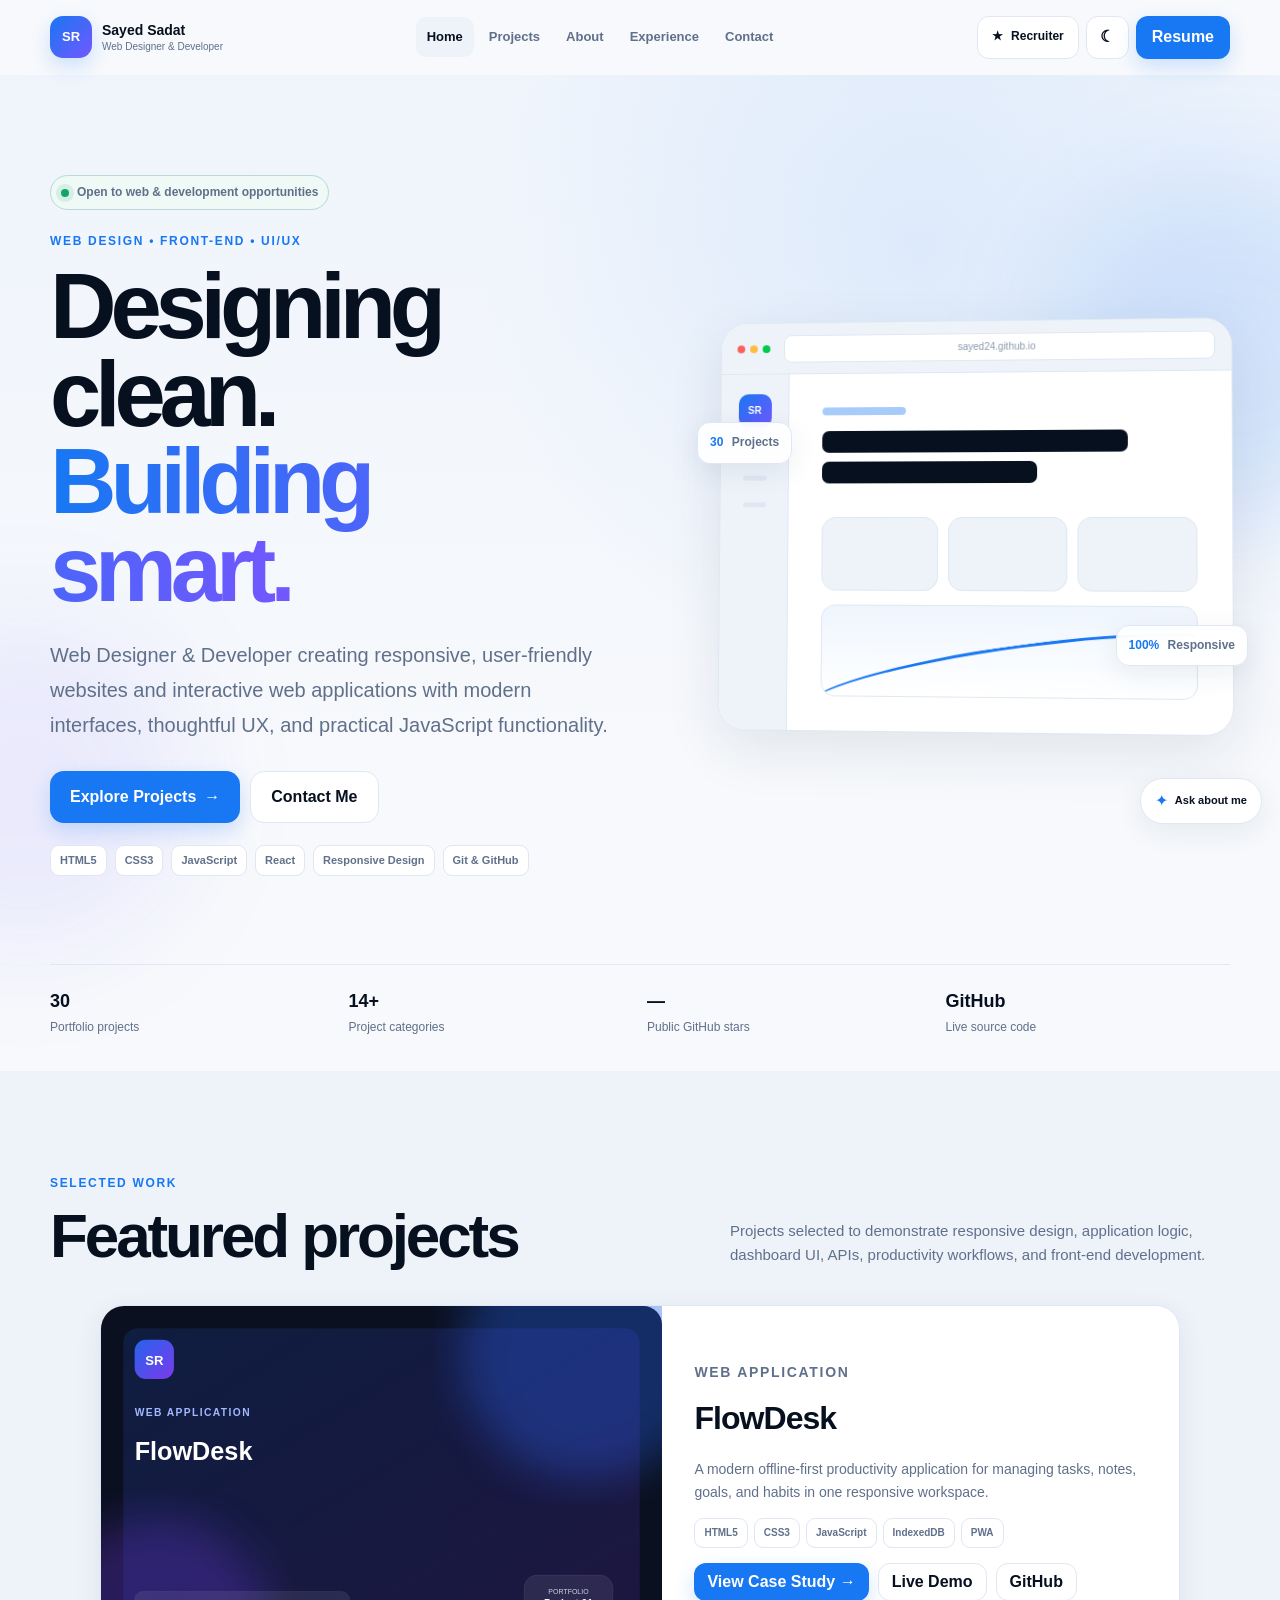
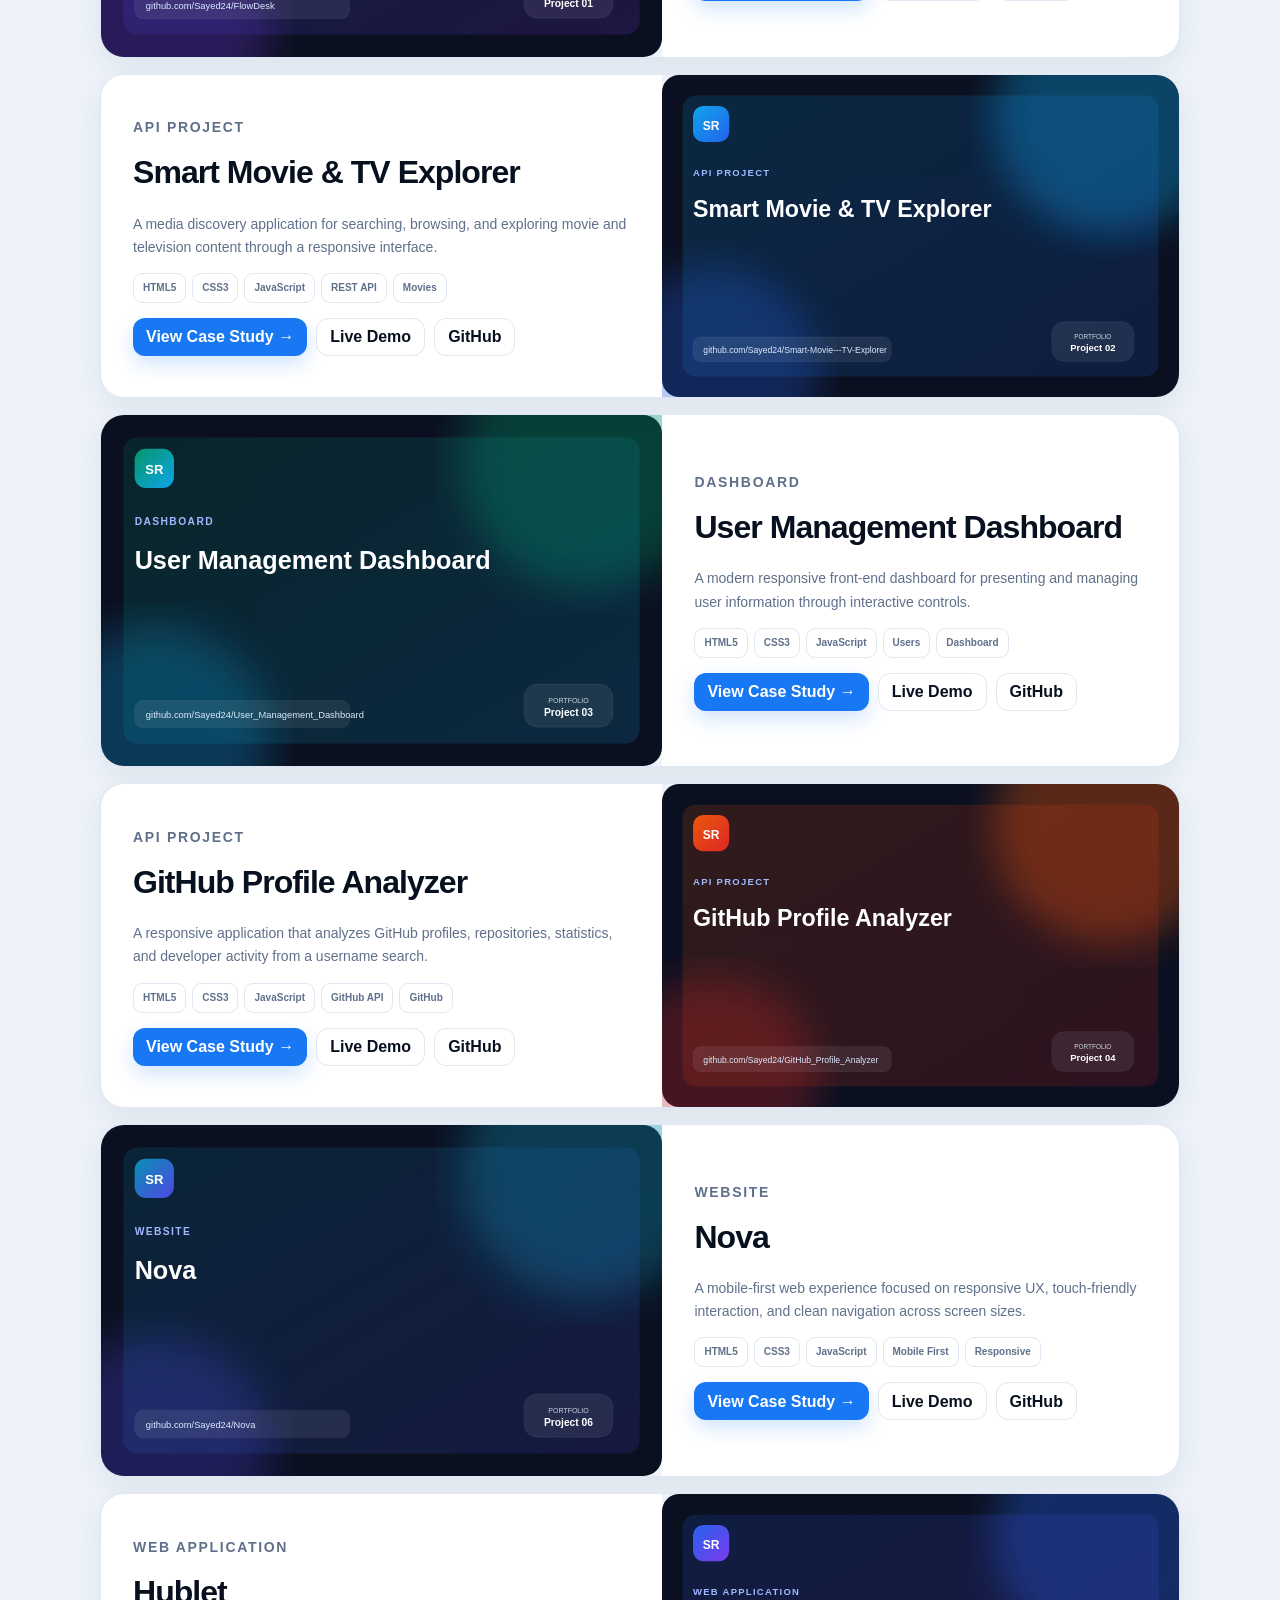
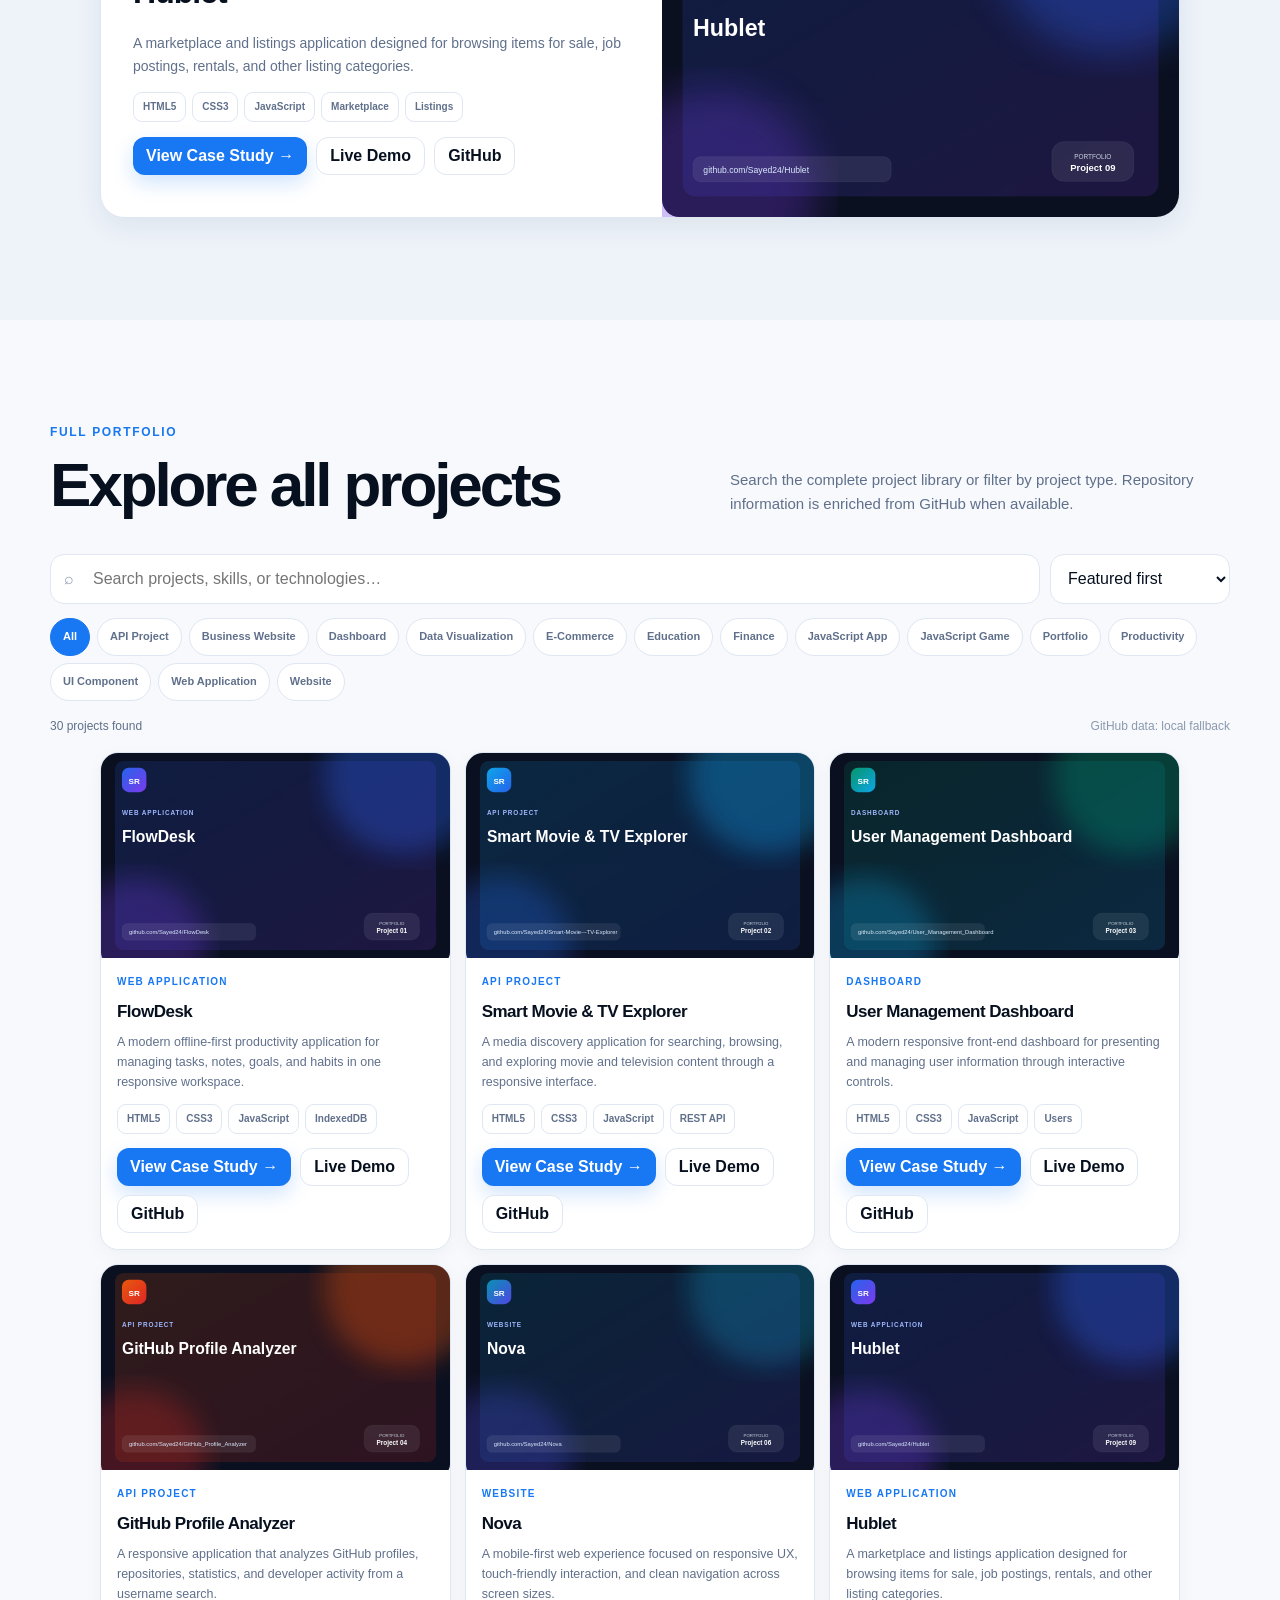
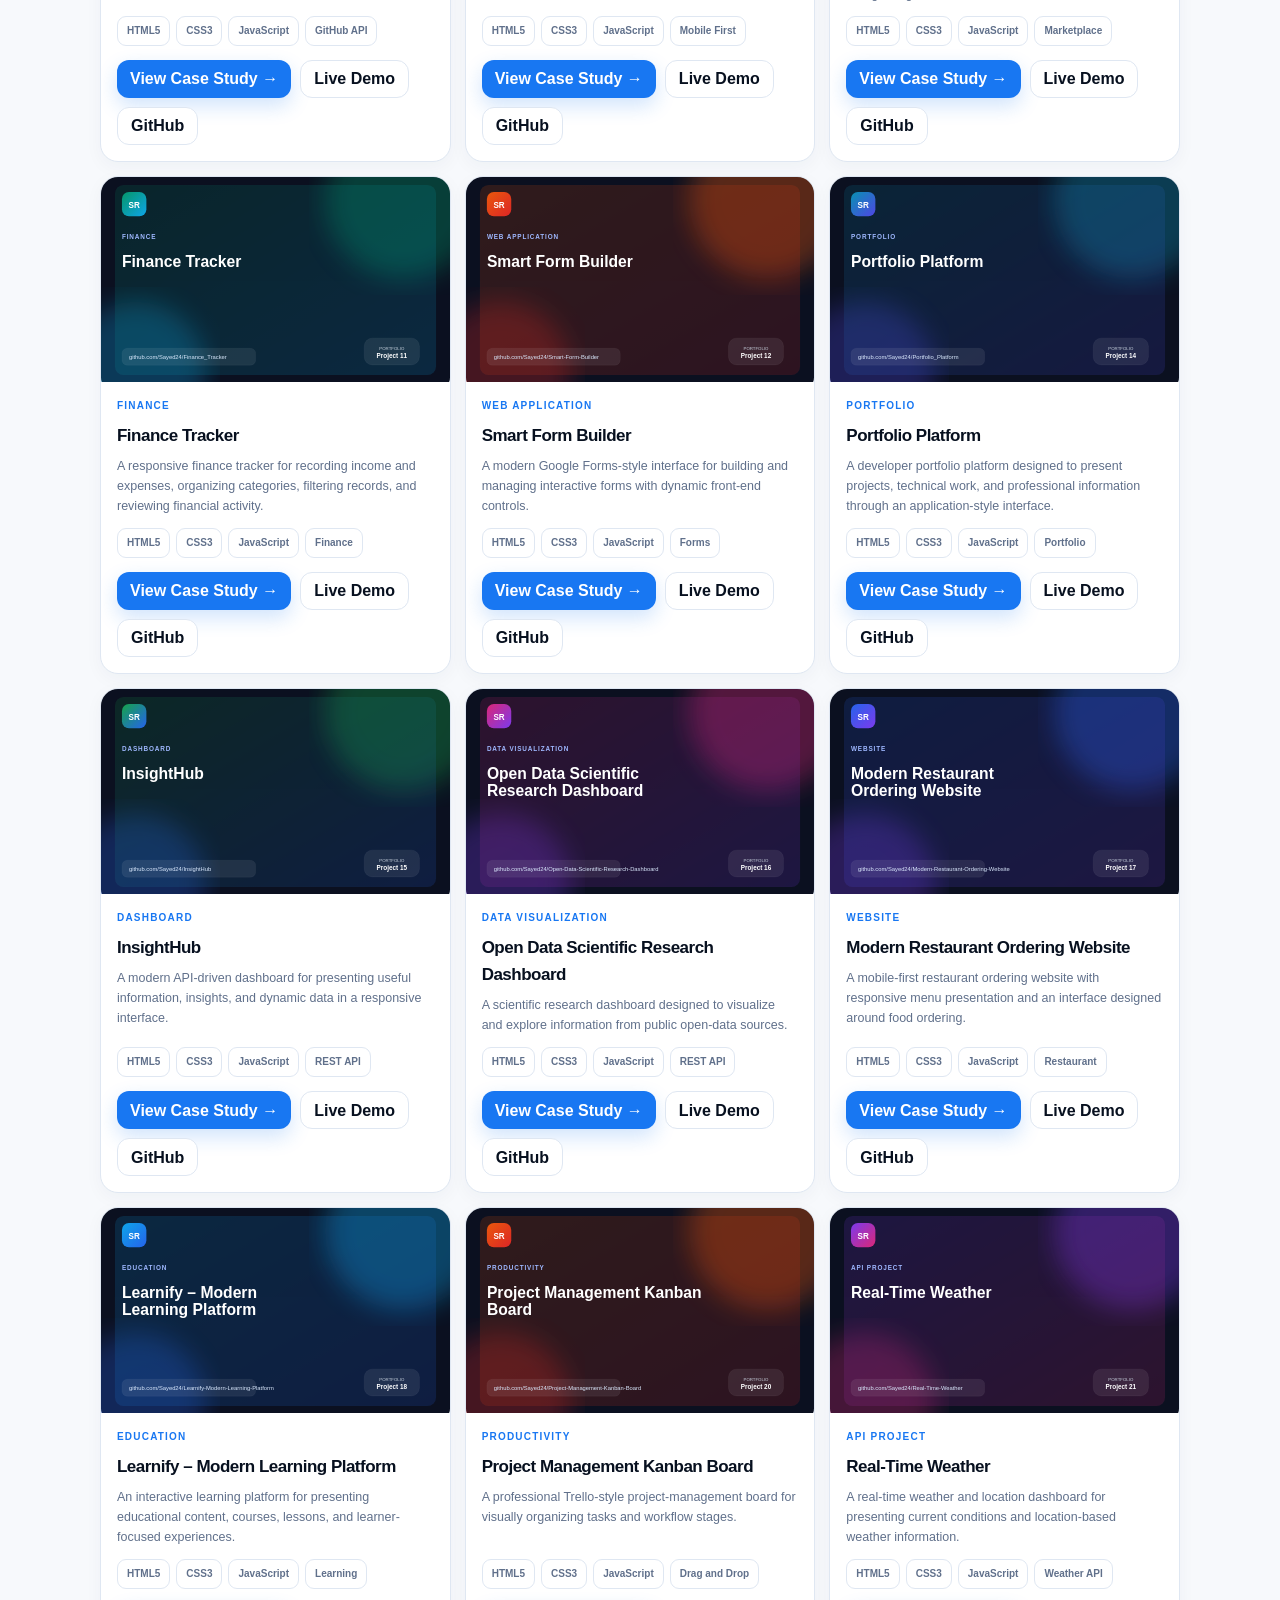
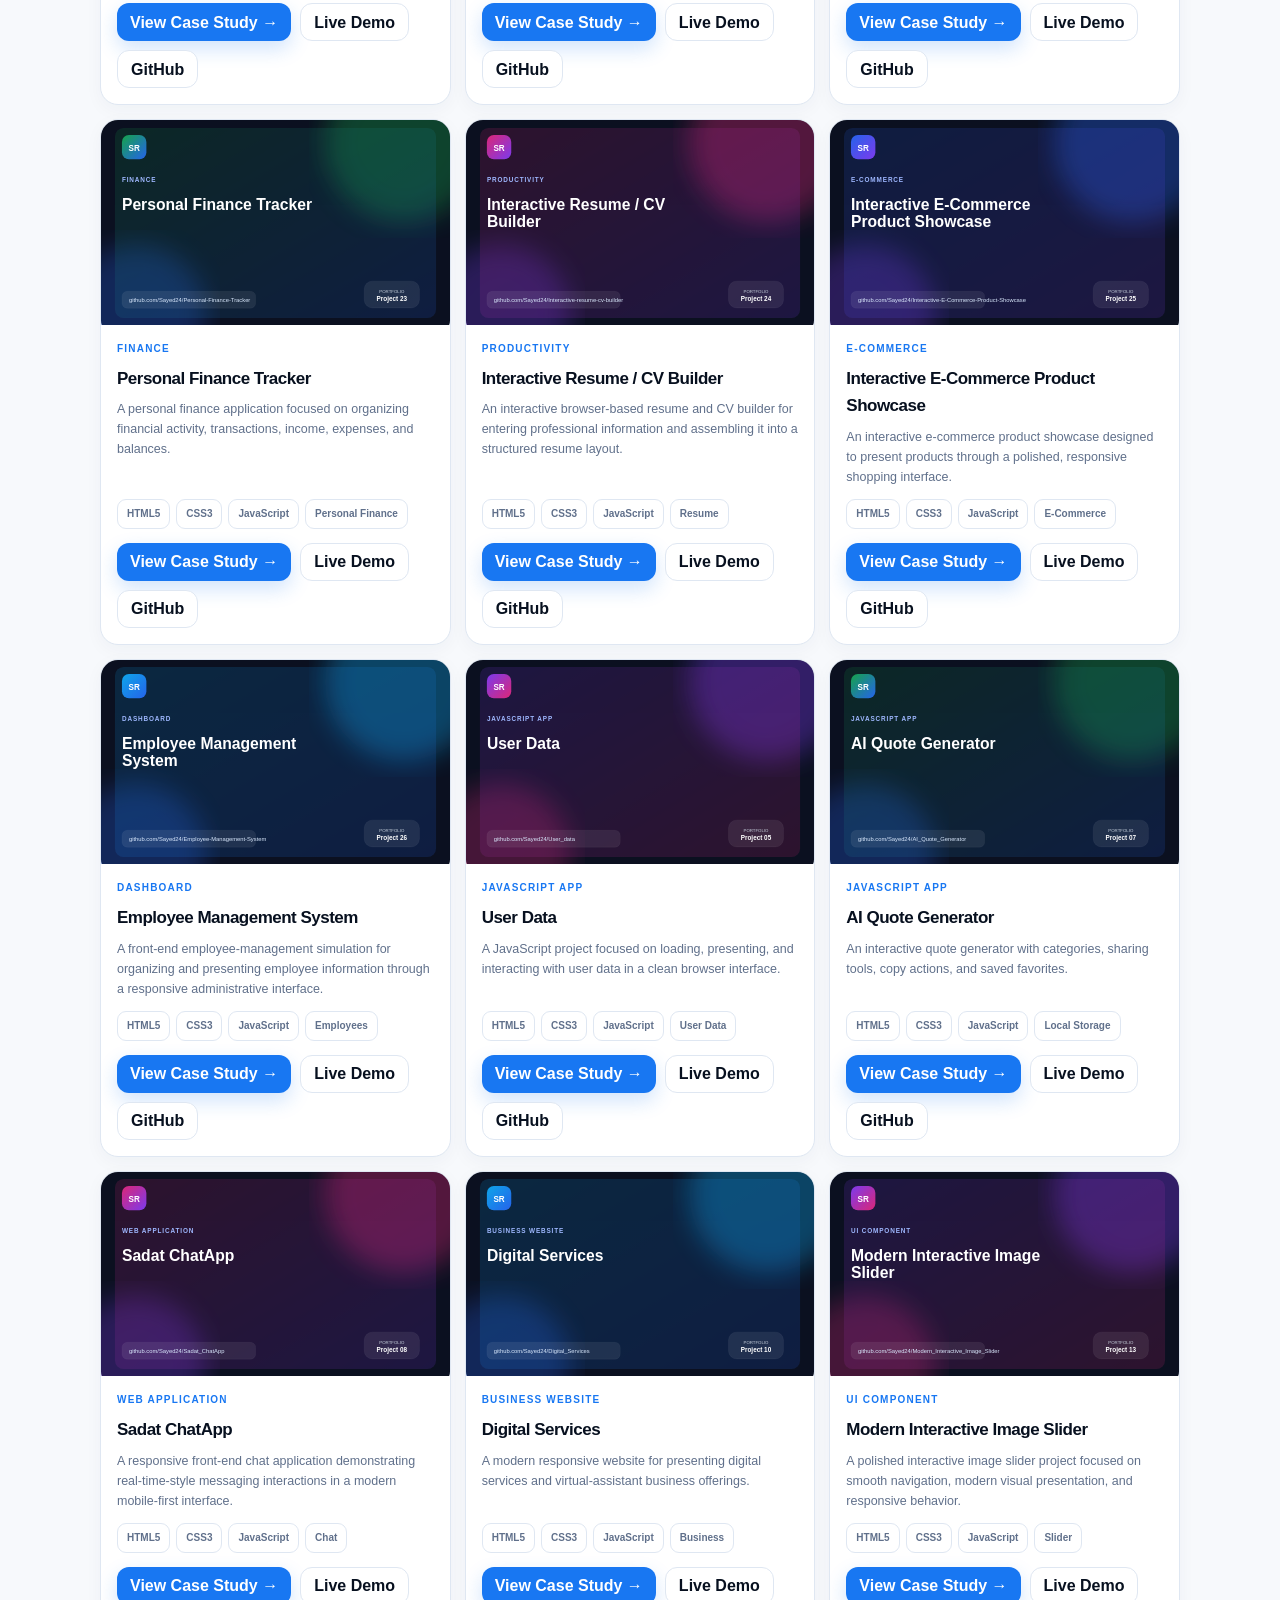
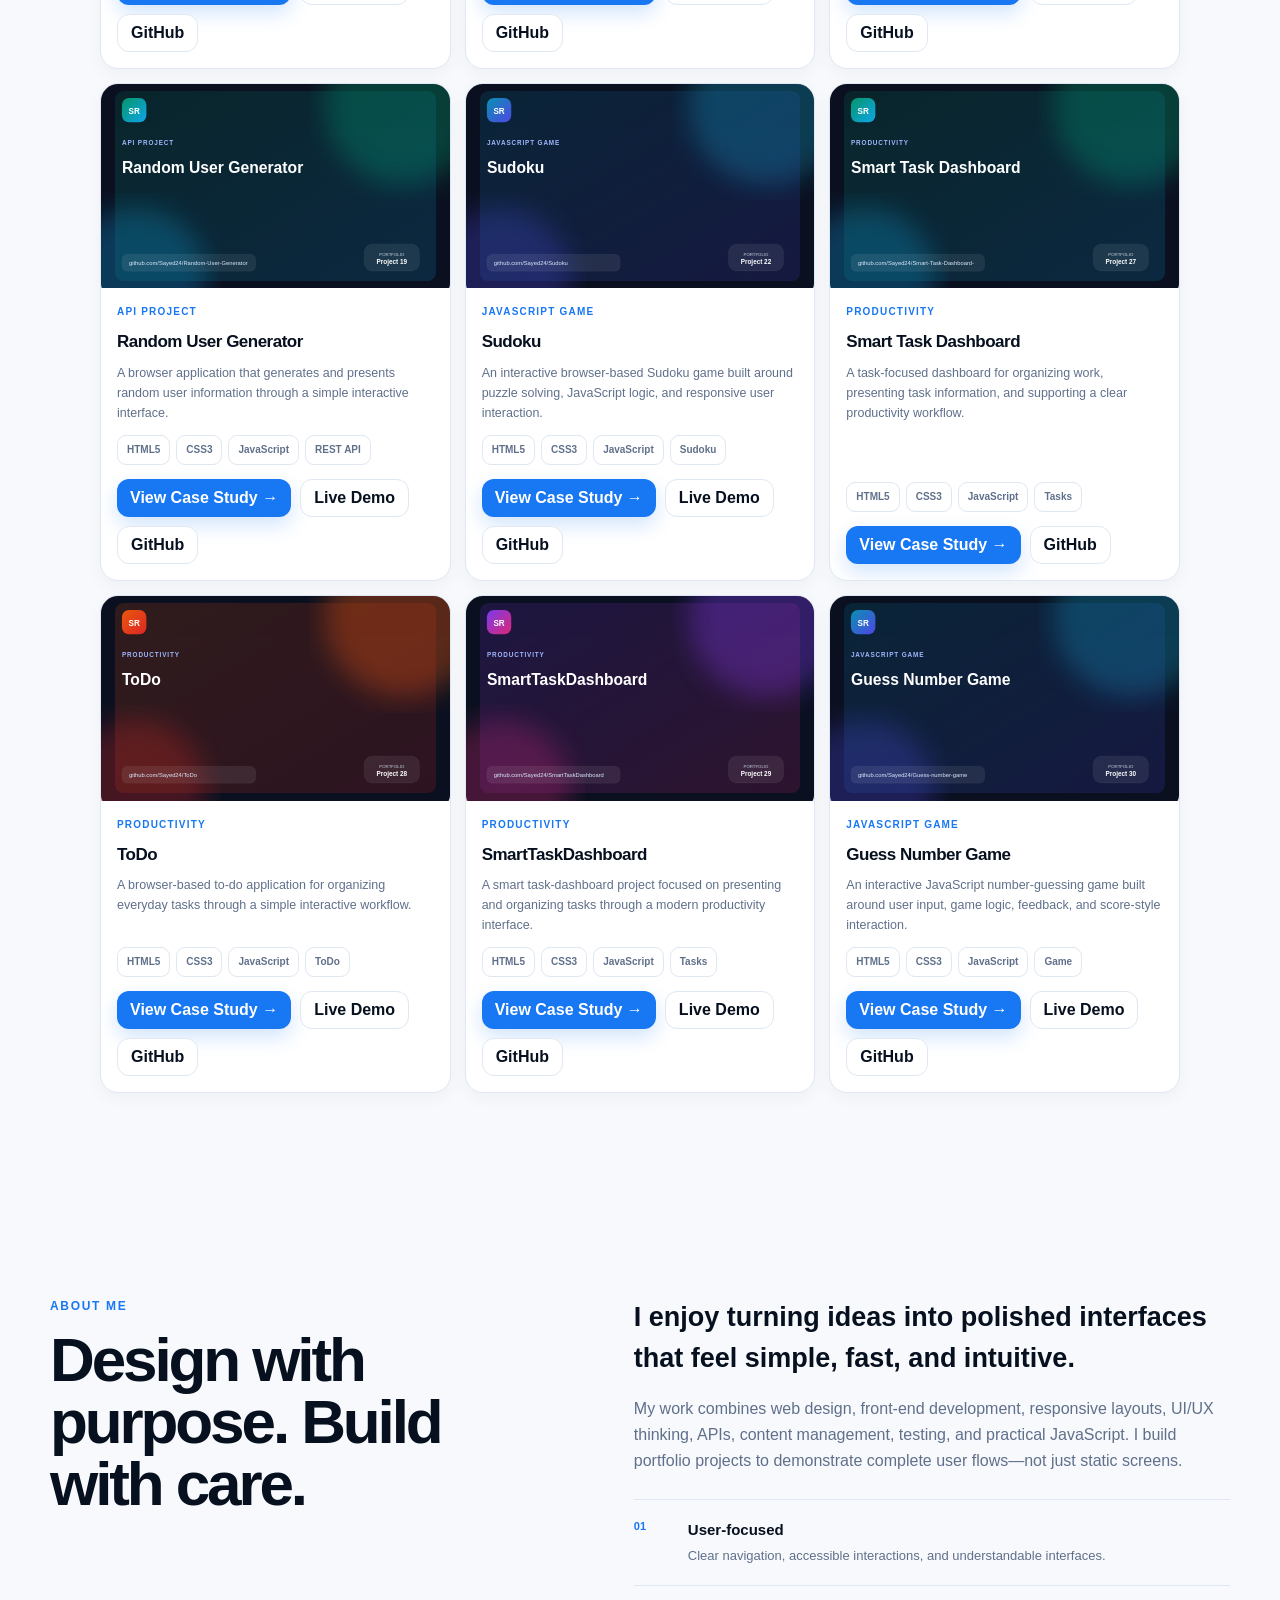
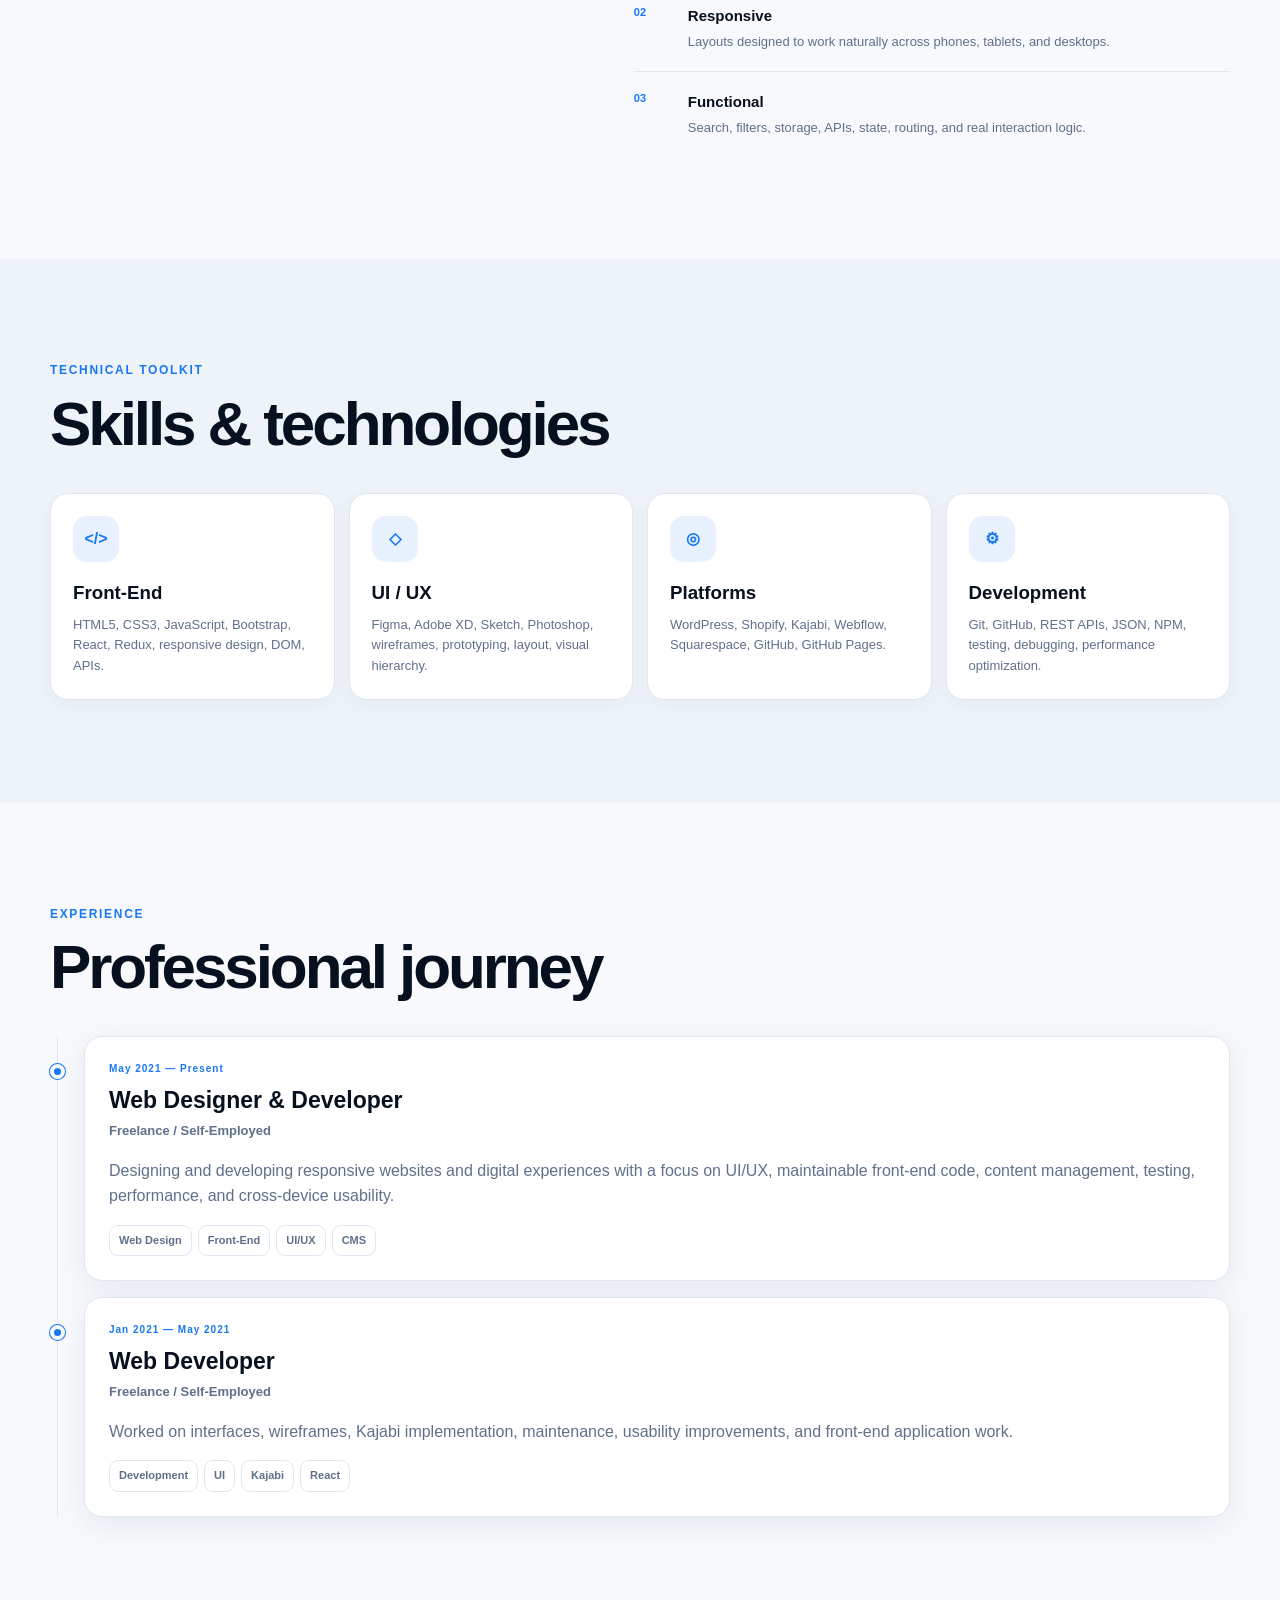
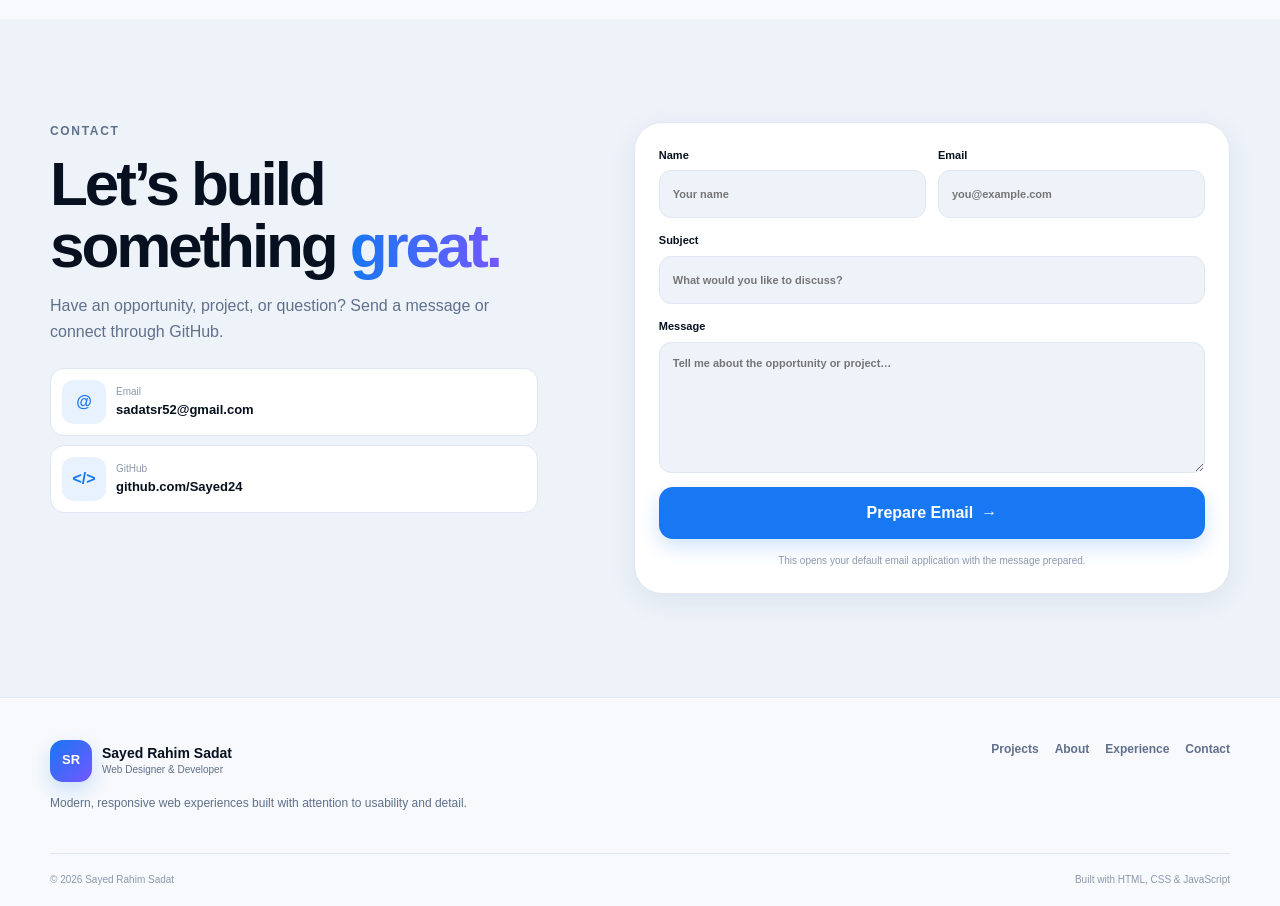
<file: index.html>
<!doctype html>
<html lang="en" data-theme="light">
<head>
  <meta charset="utf-8">
  <meta name="viewport" content="width=device-width, initial-scale=1, viewport-fit=cover">
  <meta name="description" content="Sayed Rahim Sadat — Web Designer & Developer. Explore responsive, interactive front-end projects, dashboards, productivity apps, API projects, and UI/UX work.">
  <meta name="theme-color" content="#f8fafc">
  <meta name="color-scheme" content="light dark">
  <meta property="og:title" content="Sayed Rahim Sadat | Web Designer & Developer">
  <meta property="og:description" content="A modern portfolio featuring 30+ responsive web development projects.">
  <meta property="og:type" content="website">
  <title>Sayed Rahim Sadat | Web Designer & Developer</title>
  <link rel="manifest" href="manifest.json">
  <link rel="icon" href="assets/icons/icon-192.png" type="image/png">
  <link rel="apple-touch-icon" href="assets/icons/icon-192.png">
  <link rel="stylesheet" href="assets/css/style.css">
  <script>
    (function(){try{var t=localStorage.getItem('portfolio-theme');if(t!=='light'&&t!=='dark'){t=window.matchMedia&&window.matchMedia('(prefers-color-scheme:dark)').matches?'dark':'light'}document.documentElement.dataset.theme=t;}catch(e){}})();
  </script>
</head>
<body>
  <div id="loadingScreen" class="loading-screen" aria-hidden="true"><div class="loader-mark">SR</div><div class="loader-line"><span></span></div></div>
  <a class="skip-link" href="#mainContent">Skip to content</a>

  <header class="site-header" id="siteHeader">
    <div class="container nav-shell">
      <a class="brand" href="#home" aria-label="Sayed Rahim Sadat home"><span class="brand-mark">SR</span><span class="brand-copy"><strong>Sayed Sadat</strong><small>Web Designer & Developer</small></span></a>
      <nav class="desktop-nav" aria-label="Primary navigation">
        <a href="#home">Home</a><a href="#projects">Projects</a><a href="#about">About</a><a href="#experience">Experience</a><a href="#contact">Contact</a>
      </nav>
      <div class="nav-actions">
        <button class="soft-btn recruiter-btn" id="recruiterToggle" type="button" aria-pressed="false"><span aria-hidden="true">★</span><span>Recruiter</span></button>
        <button class="icon-btn" id="themeToggle" type="button" aria-label="Switch theme"><span id="themeIcon" aria-hidden="true">☾</span></button>
        <button class="soft-btn install-btn" id="installButton" type="button" hidden>Install</button>
        <a class="primary-btn resume-nav" href="assets/resume/Sayed_Rahim_Sadat_Resume.pdf" target="_blank" rel="noopener" data-resume-link>Resume</a>
        <button class="menu-btn" id="mobileMenuToggle" type="button" aria-label="Open navigation" aria-controls="mobileMenu" aria-expanded="false"><span></span><span></span><span></span></button>
      </div>
    </div>
    <nav id="mobileMenu" class="mobile-menu" aria-label="Mobile navigation" hidden>
      <div class="container mobile-menu-inner"><a href="#home">Home</a><a href="#projects">Projects</a><a href="#about">About</a><a href="#experience">Experience</a><a href="#contact">Contact</a><a class="primary-btn" href="assets/resume/Sayed_Rahim_Sadat_Resume.pdf" target="_blank" rel="noopener" data-resume-link>View Resume</a></div>
    </nav>
  </header>

  <main id="mainContent">
    <section class="hero section" id="home" data-section>
      <div class="hero-orb hero-orb-a"></div><div class="hero-orb hero-orb-b"></div>
      <div class="container hero-grid">
        <div class="hero-copy reveal">
          <div class="availability"><span></span>Open to web & development opportunities</div>
          <p class="eyebrow">WEB DESIGN • FRONT-END • UI/UX</p>
          <h1>Designing clean.<br><span>Building smart.</span></h1>
          <p class="hero-lead">Web Designer & Developer creating responsive, user-friendly websites and interactive web applications with modern interfaces, thoughtful UX, and practical JavaScript functionality.</p>
          <div class="hero-actions"><a class="primary-btn big" href="#projects">Explore Projects <span aria-hidden="true">→</span></a><a class="secondary-btn big" href="#contact">Contact Me</a></div>
          <div class="hero-meta"><span>HTML5</span><span>CSS3</span><span>JavaScript</span><span>React</span><span>Responsive Design</span><span>Git & GitHub</span></div>
        </div>
        <div class="hero-showcase reveal" aria-label="Portfolio preview">
          <div class="showcase-window">
            <div class="window-top"><div class="dots"><i></i><i></i><i></i></div><span>sayed24.github.io</span></div>
            <div class="window-body">
              <aside><b>SR</b><i></i><i></i><i></i></aside>
              <div class="mock-dashboard"><span class="mock-kicker"></span><span class="mock-title"></span><span class="mock-title short"></span><div class="mock-metrics"><i></i><i></i><i></i></div><div class="mock-chart"><span></span></div></div>
            </div>
          </div>
          <div class="float-pill fp-one"><b>30</b> Projects</div><div class="float-pill fp-two"><b>100%</b> Responsive</div>
        </div>
      </div>
      <div class="container stats-row">
        <article><strong id="heroProjectCount">30</strong><span>Portfolio projects</span></article>
        <article><strong id="heroCategoryCount">10+</strong><span>Project categories</span></article>
        <article><strong id="heroStars">—</strong><span>Public GitHub stars</span></article>
        <article><strong>GitHub</strong><span>Live source code</span></article>
      </div>
    </section>

    <section class="section featured-section" id="featured">
      <div class="container"><div class="section-head reveal"><div><p class="eyebrow">SELECTED WORK</p><h2>Featured projects</h2></div><p>Projects selected to demonstrate responsive design, application logic, dashboard UI, APIs, productivity workflows, and front-end development.</p></div><div id="featuredProjects" class="featured-grid"></div></div>
    </section>

    <section class="section" id="projects" data-section>
      <div class="container">
        <div class="section-head reveal"><div><p class="eyebrow">FULL PORTFOLIO</p><h2>Explore all projects</h2></div><p>Search the complete project library or filter by project type. Repository information is enriched from GitHub when available.</p></div>
        <div class="project-toolbar reveal">
          <label class="search-box"><span aria-hidden="true">⌕</span><input id="projectSearch" type="search" autocomplete="off" placeholder="Search projects, skills, or technologies…" aria-label="Search projects"><button id="clearProjectSearch" type="button" aria-label="Clear search" hidden>×</button></label>
          <label class="sort-box"><span class="sr-only">Sort projects</span><select id="projectSort"><option value="featured">Featured first</option><option value="updated">Recently updated</option><option value="stars">Most stars</option><option value="name">Name A–Z</option></select></label>
        </div>
        <div id="filterButtons" class="filter-row reveal" aria-label="Project categories"></div>
        <div class="result-row"><p id="projectResultsText" aria-live="polite">Loading projects…</p><span id="githubStatus">GitHub data: connecting…</span></div>
        <div id="projectGrid" class="project-grid"></div>
        <div id="projectsEmptyState" class="empty-state" hidden><div>⌕</div><h3>No projects found</h3><p>Try a different search or category.</p><button class="secondary-btn" id="resetProjectFilters" type="button">Reset filters</button></div>
      </div>
    </section>

    <section class="section about-section" id="about" data-section>
      <div class="container about-grid">
        <div class="section-head compact reveal"><div><p class="eyebrow">ABOUT ME</p><h2>Design with purpose. Build with care.</h2></div></div>
        <div class="about-copy reveal"><p class="lead">I enjoy turning ideas into polished interfaces that feel simple, fast, and intuitive.</p><p>My work combines web design, front-end development, responsive layouts, UI/UX thinking, APIs, content management, testing, and practical JavaScript. I build portfolio projects to demonstrate complete user flows—not just static screens.</p><div class="value-grid"><article><span>01</span><div><h3>User-focused</h3><p>Clear navigation, accessible interactions, and understandable interfaces.</p></div></article><article><span>02</span><div><h3>Responsive</h3><p>Layouts designed to work naturally across phones, tablets, and desktops.</p></div></article><article><span>03</span><div><h3>Functional</h3><p>Search, filters, storage, APIs, state, routing, and real interaction logic.</p></div></article></div></div>
      </div>
    </section>

    <section class="section skills-section" id="skills">
      <div class="container"><div class="section-head reveal"><div><p class="eyebrow">TECHNICAL TOOLKIT</p><h2>Skills & technologies</h2></div></div><div class="skills-grid">
        <article class="skill-card reveal"><div class="skill-icon">&lt;/&gt;</div><h3>Front-End</h3><p>HTML5, CSS3, JavaScript, Bootstrap, React, Redux, responsive design, DOM, APIs.</p></article>
        <article class="skill-card reveal"><div class="skill-icon">◇</div><h3>UI / UX</h3><p>Figma, Adobe XD, Sketch, Photoshop, wireframes, prototyping, layout, visual hierarchy.</p></article>
        <article class="skill-card reveal"><div class="skill-icon">◎</div><h3>Platforms</h3><p>WordPress, Shopify, Kajabi, Webflow, Squarespace, GitHub, GitHub Pages.</p></article>
        <article class="skill-card reveal"><div class="skill-icon">⚙</div><h3>Development</h3><p>Git, GitHub, REST APIs, JSON, NPM, testing, debugging, performance optimization.</p></article>
      </div></div>
    </section>

    <section class="section" id="experience" data-section>
      <div class="container"><div class="section-head reveal"><div><p class="eyebrow">EXPERIENCE</p><h2>Professional journey</h2></div></div><div class="timeline">
        <article class="timeline-item reveal"><span class="timeline-dot"></span><div class="timeline-card"><p class="timeline-date">May 2021 — Present</p><h3>Web Designer & Developer</h3><h4>Freelance / Self-Employed</h4><p>Designing and developing responsive websites and digital experiences with a focus on UI/UX, maintainable front-end code, content management, testing, performance, and cross-device usability.</p><div class="tag-row"><span>Web Design</span><span>Front-End</span><span>UI/UX</span><span>CMS</span></div></div></article>
        <article class="timeline-item reveal"><span class="timeline-dot"></span><div class="timeline-card"><p class="timeline-date">Jan 2021 — May 2021</p><h3>Web Developer</h3><h4>Freelance / Self-Employed</h4><p>Worked on interfaces, wireframes, Kajabi implementation, maintenance, usability improvements, and front-end application work.</p><div class="tag-row"><span>Development</span><span>UI</span><span>Kajabi</span><span>React</span></div></div></article>
      </div></div>
    </section>

    <section class="section recruiter-section" id="recruiterSection" hidden>
      <div class="container"><div class="recruiter-panel reveal"><div><p class="eyebrow">RECRUITER MODE</p><h2>Quick professional overview</h2><p>Recommended projects are highlighted and sorted first. Review the portfolio, GitHub repositories, core technologies, and resume from one place.</p><div class="recruiter-facts"><span><b>30</b> Public portfolio projects</span><span><b>Sacramento, CA</b> Location</span><span><b>Responsive</b> Mobile-first interfaces</span></div></div><div class="recruiter-actions"><a class="primary-btn big" href="assets/resume/Sayed_Rahim_Sadat_Resume.pdf" target="_blank" rel="noopener">View Resume</a><a class="secondary-btn big" href="https://github.com/Sayed24" target="_blank" rel="noopener">GitHub Profile</a></div></div></div>
    </section>

    <section class="section contact-section" id="contact" data-section>
      <div class="container contact-grid">
        <div class="contact-copy reveal"><p class="eyebrow">CONTACT</p><h2>Let’s build something <span>great.</span></h2><p>Have an opportunity, project, or question? Send a message or connect through GitHub.</p><div class="contact-links"><a href="mailto:sadatsr52@gmail.com"><i>@</i><span><small>Email</small><b>sadatsr52@gmail.com</b></span></a><a href="https://github.com/Sayed24" target="_blank" rel="noopener"><i>&lt;/&gt;</i><span><small>GitHub</small><b>github.com/Sayed24</b></span></a></div></div>
        <form id="contactForm" class="contact-form reveal"><div class="form-row"><label>Name<input name="name" autocomplete="name" required placeholder="Your name"></label><label>Email<input name="email" type="email" autocomplete="email" required placeholder="you@example.com"></label></div><label>Subject<input name="subject" required placeholder="What would you like to discuss?"></label><label>Message<textarea name="message" rows="6" required placeholder="Tell me about the opportunity or project…"></textarea></label><button class="primary-btn big full" type="submit">Prepare Email <span aria-hidden="true">→</span></button><p class="form-note">This opens your default email application with the message prepared.</p></form>
      </div>
    </section>
  </main>

  <main id="projectView" class="project-view" hidden></main>

  <footer class="site-footer"><div class="container footer-main"><div><a class="brand footer-brand" href="#home"><span class="brand-mark">SR</span><span class="brand-copy"><strong>Sayed Rahim Sadat</strong><small>Web Designer & Developer</small></span></a><p>Modern, responsive web experiences built with attention to usability and detail.</p></div><nav><a href="#projects">Projects</a><a href="#about">About</a><a href="#experience">Experience</a><a href="#contact">Contact</a></nav></div><div class="container footer-bottom"><span>© <span id="currentYear"></span> Sayed Rahim Sadat</span><span>Built with HTML, CSS & JavaScript</span></div></footer>

  <button class="scroll-top" id="scrollToTop" type="button" aria-label="Back to top" hidden>↑</button>
  <div id="toastContainer" class="toast-container" aria-live="polite"></div>
  <button class="assistant-toggle" id="assistantToggle" type="button" aria-expanded="false" aria-controls="assistantPanel"><span>✦</span><b>Ask about me</b></button>
  <aside class="assistant-panel" id="assistantPanel" hidden><header><div><small>PORTFOLIO ASSISTANT</small><h2>Explore Sayed’s work</h2></div><button id="assistantClose" type="button" aria-label="Close">×</button></header><div id="assistantMessages" class="assistant-messages"><div class="message bot">Hi! I can help you find projects, skills, experience, GitHub links, or contact information.</div></div><div id="assistantSuggestions" class="assistant-suggestions"><button data-q="best">Best projects</button><button data-q="skills">Skills</button><button data-q="github">GitHub</button><button data-q="contact">Contact</button></div></aside>

  <script>
    (function(){var l=document.getElementById('loadingScreen');function hide(){if(!l)return;l.classList.add('hidden');setTimeout(function(){if(l&&l.parentNode)l.parentNode.removeChild(l);l=null},420)}window.addEventListener('load',function(){setTimeout(hide,350)},{once:true});setTimeout(hide,4000)})();
  </script>
  <script src="assets/js/app.js" defer></script>
</body>
</html>
</file>
<file: assets/css/style.css>
/* Portfolio Hub — single stylesheet */
:root{color-scheme:light;--bg:#f7f9fc;--surface:#fff;--surface2:#eef3fa;--text:#162033;--strong:#07101f;--muted:#60708b;--sub:#8b99ae;--line:#dfe7f2;--blue:#1877f2;--blue2:#0a5bd8;--violet:#7357ff;--green:#16a36a;--shadow:0 18px 55px rgba(28,45,76,.10);--shadow2:0 8px 28px rgba(28,45,76,.08);--r:18px;--r2:28px;--max:1180px;--header:74px;--ease:cubic-bezier(.2,.75,.2,1)}
html[data-theme="dark"]{color-scheme:dark;--bg:#080a0f;--surface:#11151d;--surface2:#171d27;--text:#d8e1ef;--strong:#f7f9ff;--muted:#9aa8bc;--sub:#718096;--line:#242d3b;--blue:#4a93ff;--blue2:#70a9ff;--violet:#9c8cff;--shadow:0 20px 65px rgba(0,0,0,.38);--shadow2:0 10px 32px rgba(0,0,0,.28)}
*{box-sizing:border-box}html{scroll-behavior:smooth;scroll-padding-top:90px}body{margin:0;min-width:320px;overflow-x:hidden;background:var(--bg);color:var(--text);font-family:Inter,ui-sans-serif,-apple-system,BlinkMacSystemFont,"Segoe UI",sans-serif;line-height:1.6;-webkit-font-smoothing:antialiased}a{color:inherit;text-decoration:none}button,input,textarea,select{font:inherit}button{cursor:pointer}img,svg{display:block;max-width:100%}[hidden]{display:none!important}.container{width:min(calc(100% - 32px),var(--max));margin-inline:auto}.section{position:relative;padding:clamp(72px,8vw,116px) 0}.sr-only{position:absolute!important;width:1px;height:1px;padding:0;margin:-1px;overflow:hidden;clip:rect(0,0,0,0);white-space:nowrap;border:0}.skip-link{position:fixed;z-index:99999;left:12px;top:12px;padding:10px 14px;background:var(--strong);color:var(--surface);border-radius:10px;transform:translateY(-160%)}.skip-link:focus{transform:none}:focus-visible{outline:3px solid color-mix(in srgb,var(--blue) 38%,transparent);outline-offset:3px}
.loading-screen{position:fixed;inset:0;z-index:9999;display:grid;place-items:center;background:var(--bg);transition:opacity .32s ease,visibility .32s ease}.loading-screen.hidden{opacity:0;visibility:hidden;pointer-events:none}.loader-mark{display:grid;place-items:center;width:72px;height:72px;border-radius:22px;background:linear-gradient(135deg,var(--blue),var(--violet));color:#fff;font-weight:900;font-size:20px;box-shadow:0 20px 45px rgba(24,119,242,.25)}.loader-line{width:92px;height:3px;margin-top:18px;border-radius:99px;overflow:hidden;background:var(--line)}.loader-line span{display:block;width:45%;height:100%;background:var(--blue);animation:load 1s ease-in-out infinite alternate}@keyframes load{to{transform:translateX(120%)}}
.site-header{position:sticky;top:0;z-index:1000;border-bottom:1px solid transparent;background:color-mix(in srgb,var(--bg) 82%,transparent);backdrop-filter:blur(20px) saturate(150%);transition:.25s var(--ease)}.site-header.scrolled{border-color:var(--line);box-shadow:0 3px 18px rgba(20,35,60,.04)}.nav-shell{height:var(--header);display:flex;align-items:center;justify-content:space-between;gap:18px}.brand{display:inline-flex;align-items:center;gap:10px;min-width:0}.brand-mark{display:grid;place-items:center;width:42px;height:42px;flex:0 0 auto;border-radius:13px;background:linear-gradient(135deg,var(--blue),var(--violet));color:#fff;font-size:13px;font-weight:900;box-shadow:0 8px 20px rgba(24,119,242,.2)}.brand-copy{display:grid;line-height:1.15}.brand-copy strong{font-size:14px;color:var(--strong)}.brand-copy small{font-size:10px;color:var(--muted);margin-top:3px}.desktop-nav{display:flex;align-items:center;gap:4px}.desktop-nav a{position:relative;padding:10px 11px;border-radius:10px;color:var(--muted);font-size:13px;font-weight:700}.desktop-nav a:hover,.desktop-nav a.active{color:var(--strong);background:var(--surface2)}.nav-actions{display:flex;align-items:center;gap:7px}.primary-btn,.secondary-btn,.soft-btn,.icon-btn,.menu-btn{border:0;display:inline-flex;align-items:center;justify-content:center;gap:8px;border-radius:12px;font-weight:800;transition:transform .18s ease,background .18s ease,border .18s ease,box-shadow .18s ease}.primary-btn{min-height:43px;padding:0 16px;background:var(--blue);color:#fff;box-shadow:0 8px 20px rgba(24,119,242,.2)}.primary-btn:hover{background:var(--blue2);transform:translateY(-1px)}.secondary-btn,.soft-btn,.icon-btn,.menu-btn{min-height:43px;padding:0 14px;border:1px solid var(--line);background:var(--surface);color:var(--strong)}.secondary-btn:hover,.soft-btn:hover,.icon-btn:hover,.menu-btn:hover{background:var(--surface2);border-color:color-mix(in srgb,var(--blue) 25%,var(--line))}.icon-btn,.menu-btn{width:43px;padding:0}.soft-btn{font-size:12px}.soft-btn[aria-pressed="true"]{color:var(--blue);border-color:color-mix(in srgb,var(--blue) 30%,var(--line));background:color-mix(in srgb,var(--blue) 10%,var(--surface))}.menu-btn{display:none;flex-direction:column;gap:4px}.menu-btn span{width:16px;height:2px;border-radius:2px;background:currentColor;transition:.2s}.menu-btn[aria-expanded="true"] span:nth-child(1){transform:translateY(6px) rotate(45deg)}.menu-btn[aria-expanded="true"] span:nth-child(2){opacity:0}.menu-btn[aria-expanded="true"] span:nth-child(3){transform:translateY(-6px) rotate(-45deg)}.mobile-menu{border-top:1px solid var(--line);background:var(--surface);box-shadow:var(--shadow2)}.mobile-menu-inner{display:grid;gap:6px;padding:12px 0 18px}.mobile-menu-inner>a:not(.primary-btn){padding:12px 14px;border-radius:11px;font-weight:750;color:var(--muted)}.mobile-menu-inner>a:not(.primary-btn):hover{background:var(--surface2);color:var(--strong)}
.hero{isolation:isolate;overflow:hidden;padding-top:clamp(58px,8vw,100px);padding-bottom:34px;min-height:calc(100vh - var(--header))}.hero:before{content:"";position:absolute;z-index:-3;inset:0 0 auto;height:700px;background:radial-gradient(circle at 72% 25%,rgba(24,119,242,.09),transparent 42%),linear-gradient(180deg,rgba(24,119,242,.035),transparent)}.hero-orb{position:absolute;z-index:-2;border-radius:50%;filter:blur(55px);pointer-events:none}.hero-orb-a{width:360px;height:360px;right:-130px;top:100px;background:rgba(24,119,242,.13)}.hero-orb-b{width:330px;height:330px;left:-140px;bottom:120px;background:rgba(115,87,255,.09)}.hero-grid{display:grid;grid-template-columns:minmax(0,1.05fr) minmax(0,.95fr);align-items:center;gap:clamp(50px,8vw,96px)}.availability{display:inline-flex;align-items:center;gap:8px;padding:7px 10px;margin-bottom:22px;border:1px solid color-mix(in srgb,var(--green) 20%,var(--line));border-radius:999px;background:color-mix(in srgb,var(--green) 7%,var(--surface));font-size:12px;font-weight:700;color:var(--muted)}.availability span{width:8px;height:8px;border-radius:50%;background:var(--green);box-shadow:0 0 0 5px color-mix(in srgb,var(--green) 12%,transparent)}.eyebrow{margin:0 0 12px;color:var(--blue);font-size:12px;font-weight:900;letter-spacing:.14em}.hero h1{max-width:760px;margin:0;color:var(--strong);font-size:clamp(54px,7.2vw,94px);line-height:.95;letter-spacing:-.067em}.hero h1 span,.contact-copy h2 span{background:linear-gradient(90deg,var(--blue),var(--violet));-webkit-background-clip:text;background-clip:text;color:transparent}.hero-lead{max-width:700px;margin:24px 0 0;color:var(--muted);font-size:clamp(17px,1.8vw,20px);line-height:1.75}.hero-actions{display:flex;flex-wrap:wrap;gap:10px;margin-top:28px}.big{min-height:52px;padding:0 20px;border-radius:14px}.hero-meta{display:flex;flex-wrap:wrap;gap:8px;margin-top:22px}.hero-meta span,.tag-row span,.tech span{padding:6px 9px;border:1px solid var(--line);border-radius:9px;background:var(--surface);color:var(--muted);font-size:11px;font-weight:700}.hero-showcase{position:relative}.showcase-window{overflow:hidden;border:1px solid var(--line);border-radius:var(--r2);background:var(--surface);box-shadow:var(--shadow);transform:perspective(1200px) rotateY(-4deg) rotateX(2deg)}.window-top{height:52px;display:flex;align-items:center;gap:14px;padding:0 16px;border-bottom:1px solid var(--line);background:var(--surface2)}.window-top>span{flex:1;padding:5px 10px;border:1px solid var(--line);border-radius:8px;background:var(--surface);font-size:10px;color:var(--sub);text-align:center}.dots{display:flex;gap:5px}.dots i{width:8px;height:8px;border-radius:50%;background:#ff605c}.dots i:nth-child(2){background:#ffbd44}.dots i:nth-child(3){background:#00ca4e}.window-body{display:grid;grid-template-columns:70px 1fr;min-height:350px}.window-body aside{display:flex;flex-direction:column;align-items:center;gap:22px;padding-top:20px;border-right:1px solid var(--line);background:var(--surface2)}.window-body aside b{display:grid;place-items:center;width:34px;height:34px;border-radius:10px;background:linear-gradient(135deg,var(--blue),var(--violet));color:#fff;font-size:10px}.window-body aside i{width:24px;height:5px;border-radius:5px;background:var(--line)}.mock-dashboard{padding:34px}.mock-kicker,.mock-title{display:block;border-radius:7px}.mock-kicker{width:85px;height:8px;background:color-mix(in srgb,var(--blue) 38%,transparent)}.mock-title{width:82%;height:22px;margin-top:16px;background:var(--strong)}.mock-title.short{width:58%;margin-top:9px}.mock-metrics{display:grid;grid-template-columns:repeat(3,1fr);gap:10px;margin-top:34px}.mock-metrics i{height:74px;border:1px solid var(--line);border-radius:14px;background:var(--surface2)}.mock-chart{height:92px;margin-top:14px;border:1px solid var(--line);border-radius:14px;background:linear-gradient(180deg,color-mix(in srgb,var(--blue) 7%,var(--surface)),var(--surface));overflow:hidden}.mock-chart span{display:block;width:120%;height:70px;margin:38px 0 0 -20px;border-top:3px solid var(--blue);border-radius:50%;transform:rotate(-8deg)}.float-pill{position:absolute;padding:10px 12px;border:1px solid var(--line);border-radius:13px;background:color-mix(in srgb,var(--surface) 92%,transparent);box-shadow:var(--shadow2);backdrop-filter:blur(14px);font-size:12px;font-weight:750;color:var(--muted)}.float-pill b{color:var(--blue);margin-right:5px}.fp-one{left:-18px;top:25%}.fp-two{right:-18px;bottom:16%}.stats-row{display:grid;grid-template-columns:repeat(4,1fr);gap:14px;margin-top:clamp(54px,8vw,88px);padding-top:22px;border-top:1px solid var(--line)}.stats-row article{display:grid;gap:2px}.stats-row strong{color:var(--strong);font-size:18px}.stats-row span{color:var(--muted);font-size:12px}
.section-head{display:flex;align-items:end;justify-content:space-between;gap:32px;margin-bottom:38px}.section-head>div{max-width:650px}.section-head h2,.contact-copy h2{margin:0;color:var(--strong);font-size:clamp(36px,5vw,62px);line-height:1;letter-spacing:-.05em}.section-head>p{max-width:500px;margin:0;color:var(--muted);font-size:15px}.section-head.compact{display:block}.featured-section,.skills-section,.contact-section{background:var(--surface2)}.featured-grid{display:grid;gap:18px}.featured-card{position:relative;display:grid;grid-template-columns:minmax(0,1.02fr) minmax(0,.98fr);overflow:hidden;border:1px solid var(--line);border-radius:var(--r2);background:var(--surface);box-shadow:var(--shadow2);transition:.28s var(--ease)}.featured-card:hover,.project-card:hover{transform:translateY(-4px);border-color:color-mix(in srgb,var(--blue) 23%,var(--line));box-shadow:var(--shadow)}.featured-card:nth-child(even) .project-image{order:2}.featured-content{padding:clamp(24px,4vw,40px);align-self:center}.card-kicker{margin:0 0 8px;color:var(--blue);font-size:10px;font-weight:900;letter-spacing:.12em;text-transform:uppercase}.featured-content h3,.project-card h3{margin:0;color:var(--strong);letter-spacing:-.03em}.featured-content h3{font-size:clamp(26px,3vw,38px)}.featured-content>p,.project-card .desc{color:var(--muted)}.project-image{position:relative;min-height:260px;overflow:hidden;background:var(--surface2)}.project-image img{width:100%;height:100%;object-fit:cover;transition:transform .45s var(--ease)}.featured-card:hover .project-image img,.project-card:hover .project-image img{transform:scale(1.025)}.card-actions{display:flex;flex-wrap:wrap;gap:9px;margin-top:18px}.card-actions a,.card-actions button{min-height:40px;padding:0 13px}.github-meta{display:flex;flex-wrap:wrap;gap:12px;margin-top:14px;color:var(--sub);font-size:11px}.github-meta span{display:inline-flex;align-items:center;gap:4px}.repo-dot{width:8px;height:8px;border-radius:50%;background:var(--blue)}
.project-toolbar{display:grid;grid-template-columns:1fr auto;gap:10px;margin-bottom:12px}.search-box{position:relative;display:flex;align-items:center}.search-box>span{position:absolute;left:14px;color:var(--sub)}.search-box input,.sort-box select{width:100%;min-height:50px;border:1px solid var(--line);border-radius:14px;background:var(--surface);color:var(--strong);outline:0}.search-box input{padding:0 48px 0 42px}.search-box input:focus,.sort-box select:focus,.contact-form input:focus,.contact-form textarea:focus{border-color:var(--blue);box-shadow:0 0 0 4px color-mix(in srgb,var(--blue) 10%,transparent)}.search-box button{position:absolute;right:8px;width:34px;height:34px;border:0;border-radius:9px;background:transparent;color:var(--muted);font-size:20px}.search-box button:hover{background:var(--surface2)}.sort-box select{width:180px;padding:0 34px 0 13px}.filter-row{display:flex;flex-wrap:wrap;gap:7px;margin:14px 0}.filter-row button{min-height:38px;padding:0 12px;border:1px solid var(--line);border-radius:999px;background:var(--surface);color:var(--muted);font-size:11px;font-weight:800}.filter-row button:hover{color:var(--strong)}.filter-row button.active{border-color:var(--blue);background:var(--blue);color:#fff}.result-row{display:flex;justify-content:space-between;gap:12px;margin:16px 0;color:var(--muted);font-size:12px}.result-row p{margin:0}.result-row span{color:var(--sub)}.project-grid{display:grid;grid-template-columns:repeat(3,minmax(0,1fr));gap:16px}.project-card{position:relative;display:flex;flex-direction:column;overflow:hidden;border:1px solid var(--line);border-radius:var(--r);background:var(--surface);box-shadow:0 5px 18px rgba(25,45,78,.04);transition:.26s var(--ease)}.project-card .project-image{min-height:0;aspect-ratio:16/10}.project-card-content{display:flex;flex:1;flex-direction:column;padding:18px}.project-card h3{font-size:18px}.project-card .desc{flex:1;margin:8px 0 0;font-size:13px;line-height:1.65}.tech{display:flex;flex-wrap:wrap;gap:6px;margin-top:14px}.tech span{font-size:10px}.recommended:after{content:"Recommended";position:absolute;z-index:3;top:12px;right:12px;padding:5px 8px;border-radius:999px;background:var(--blue);color:#fff;font-size:9px;font-weight:900;letter-spacing:.05em}.empty-state{place-items:center;min-height:270px;text-align:center}.empty-state>div{display:grid;place-items:center;width:54px;height:54px;margin-bottom:12px;border-radius:16px;background:var(--surface);color:var(--blue);font-size:22px}.empty-state h3{margin:0;color:var(--strong)}.empty-state p{color:var(--muted)}
.about-grid{display:grid;grid-template-columns:minmax(0,.9fr) minmax(0,1.1fr);gap:clamp(45px,8vw,96px)}.about-copy .lead{margin:0 0 18px;color:var(--strong);font-size:clamp(20px,2.3vw,27px);font-weight:700;line-height:1.5}.about-copy>p:not(.lead){color:var(--muted)}.value-grid{display:grid;gap:0;margin-top:26px}.value-grid article{display:grid;grid-template-columns:42px 1fr;gap:12px;padding:18px 0;border-top:1px solid var(--line)}.value-grid span{color:var(--blue);font-size:11px;font-weight:900}.value-grid h3{margin:0;color:var(--strong);font-size:15px}.value-grid p{margin:4px 0 0;color:var(--muted);font-size:13px}.skills-grid{display:grid;grid-template-columns:repeat(4,minmax(0,1fr));gap:14px}.skill-card{padding:22px;border:1px solid var(--line);border-radius:var(--r);background:var(--surface);box-shadow:0 5px 18px rgba(20,40,70,.04)}.skill-icon{display:grid;place-items:center;width:46px;height:46px;border-radius:14px;background:color-mix(in srgb,var(--blue) 10%,var(--surface));color:var(--blue);font-weight:900}.skill-card h3{margin:16px 0 7px;color:var(--strong)}.skill-card p{margin:0;color:var(--muted);font-size:13px}.timeline{position:relative;display:grid;gap:16px}.timeline:before{content:"";position:absolute;left:7px;top:0;bottom:0;width:1px;background:var(--line)}.timeline-item{position:relative;display:grid;grid-template-columns:16px 1fr;gap:18px}.timeline-dot{position:relative;z-index:1;width:15px;height:15px;margin-top:28px;border:4px solid var(--bg);border-radius:50%;background:var(--blue);box-shadow:0 0 0 1px var(--blue)}.timeline-card{padding:24px;border:1px solid var(--line);border-radius:var(--r);background:var(--surface);box-shadow:var(--shadow2)}.timeline-date{margin:0 0 5px;color:var(--blue);font-size:10px;font-weight:900;letter-spacing:.1em}.timeline-card h3{margin:0;color:var(--strong);font-size:23px}.timeline-card h4{margin:2px 0 13px;color:var(--muted);font-size:13px}.timeline-card>p:not(.timeline-date){color:var(--muted)}.tag-row{display:flex;flex-wrap:wrap;gap:6px}.recruiter-section{padding-top:0}.recruiter-panel{display:grid;grid-template-columns:1fr auto;align-items:center;gap:36px;padding:clamp(28px,5vw,48px);border:1px solid color-mix(in srgb,var(--blue) 22%,var(--line));border-radius:var(--r2);background:linear-gradient(145deg,var(--surface),color-mix(in srgb,var(--blue) 8%,var(--surface)));box-shadow:var(--shadow)}.recruiter-panel h2{margin:0;color:var(--strong);font-size:clamp(31px,4vw,48px);letter-spacing:-.04em}.recruiter-panel p{max-width:700px;color:var(--muted)}.recruiter-facts{display:flex;flex-wrap:wrap;gap:8px}.recruiter-facts span{padding:9px 11px;border:1px solid var(--line);border-radius:11px;background:var(--surface);font-size:11px;color:var(--muted)}.recruiter-facts b{color:var(--strong);margin-right:4px}.recruiter-actions{display:grid;gap:9px}
.contact-grid{display:grid;grid-template-columns:minmax(0,.9fr) minmax(0,1.1fr);gap:clamp(45px,8vw,96px);align-items:start}.contact-copy h2{max-width:570px}.contact-copy>p{max-width:520px;color:var(--muted)}.contact-links{display:grid;gap:9px;margin-top:24px}.contact-links a{display:grid;grid-template-columns:44px 1fr;align-items:center;gap:10px;padding:11px;border:1px solid var(--line);border-radius:14px;background:var(--surface)}.contact-links i{display:grid;place-items:center;width:44px;height:44px;border-radius:12px;background:color-mix(in srgb,var(--blue) 10%,var(--surface));color:var(--blue);font-style:normal;font-weight:900}.contact-links small{display:block;color:var(--sub);font-size:10px}.contact-links b{display:block;overflow-wrap:anywhere;color:var(--strong);font-size:13px}.contact-form{display:grid;gap:14px;padding:24px;border:1px solid var(--line);border-radius:var(--r2);background:var(--surface);box-shadow:var(--shadow2)}.contact-form label{display:grid;gap:6px;color:var(--strong);font-size:11px;font-weight:800}.form-row{display:grid;grid-template-columns:repeat(2,1fr);gap:12px}.contact-form input,.contact-form textarea{width:100%;border:1px solid var(--line);border-radius:12px;background:var(--surface2);color:var(--strong);outline:0}.contact-form input{height:48px;padding:0 13px}.contact-form textarea{padding:12px 13px;resize:vertical}.full{width:100%}.form-note{margin:0;text-align:center;color:var(--sub);font-size:10px}
.site-footer{border-top:1px solid var(--line);background:var(--bg)}.footer-main{display:flex;align-items:start;justify-content:space-between;gap:34px;padding:42px 0 28px}.footer-main>div>p{max-width:430px;color:var(--muted);font-size:12px}.footer-main nav{display:flex;flex-wrap:wrap;gap:16px}.footer-main nav a{color:var(--muted);font-size:12px;font-weight:750}.footer-main nav a:hover{color:var(--strong)}.footer-bottom{display:flex;justify-content:space-between;gap:12px;padding:18px 0;border-top:1px solid var(--line);color:var(--sub);font-size:10px}
.scroll-top{position:fixed;z-index:850;right:18px;bottom:18px;width:46px;height:46px;border:1px solid var(--line);border-radius:14px;background:var(--surface);color:var(--strong);box-shadow:var(--shadow2)}.toast-container{position:fixed;z-index:3000;right:18px;top:90px;display:grid;gap:8px;width:min(360px,calc(100vw - 36px));pointer-events:none}.toast{display:grid;grid-template-columns:1fr auto;gap:10px;padding:13px 14px;border:1px solid var(--line);border-radius:14px;background:var(--surface);box-shadow:var(--shadow2);pointer-events:auto;animation:toast .2s ease}.toast b{display:block;color:var(--strong);font-size:12px}.toast p{margin:2px 0 0;color:var(--muted);font-size:11px}.toast button{align-self:start;border:0;background:transparent;color:var(--muted);font-size:18px}@keyframes toast{from{opacity:0;transform:translateY(-8px)}}.assistant-toggle{position:fixed;z-index:900;right:18px;bottom:76px;display:flex;align-items:center;gap:7px;min-height:46px;padding:0 14px;border:1px solid var(--line);border-radius:999px;background:var(--surface);color:var(--strong);box-shadow:var(--shadow2)}.assistant-toggle span{color:var(--blue)}.assistant-toggle b{font-size:11px}.assistant-panel{position:fixed;z-index:1200;right:18px;bottom:132px;width:min(380px,calc(100vw - 36px));overflow:hidden;border:1px solid var(--line);border-radius:20px;background:var(--surface);box-shadow:var(--shadow)}.assistant-panel header{display:flex;align-items:start;justify-content:space-between;gap:12px;padding:15px;border-bottom:1px solid var(--line);background:var(--surface2)}.assistant-panel header small{color:var(--blue);font-size:9px;font-weight:900;letter-spacing:.1em}.assistant-panel header h2{margin:2px 0 0;color:var(--strong);font-size:15px}.assistant-panel header button{width:32px;height:32px;border:0;border-radius:9px;background:transparent;color:var(--muted);font-size:20px}.assistant-messages{display:grid;gap:8px;max-height:260px;overflow:auto;padding:14px}.message{max-width:92%;padding:10px 11px;border-radius:13px;font-size:11px;line-height:1.55}.message.bot{justify-self:start;background:var(--surface2);color:var(--text)}.message.user{justify-self:end;background:var(--blue);color:#fff}.assistant-suggestions{display:flex;flex-wrap:wrap;gap:6px;padding:0 14px 14px}.assistant-suggestions button{padding:7px 9px;border:1px solid var(--line);border-radius:999px;background:var(--surface);color:var(--muted);font-size:10px;font-weight:750}.assistant-suggestions button:hover{color:var(--blue);border-color:var(--blue)}
.project-view{min-height:100vh}.detail-hero{padding:clamp(55px,8vw,90px) 0 28px;border-bottom:1px solid var(--line)}.detail-back{display:inline-flex;align-items:center;gap:7px;padding:0;border:0;background:transparent;color:var(--muted);font-weight:800;font-size:12px}.detail-back:hover{color:var(--blue)}.detail-hero h1{max-width:900px;margin:18px 0 12px;color:var(--strong);font-size:clamp(48px,7vw,86px);line-height:.98;letter-spacing:-.06em}.detail-summary{max-width:800px;color:var(--muted);font-size:17px}.detail-cover{overflow:hidden;width:min(calc(100% - 32px),var(--max));margin:26px auto 0;border:1px solid var(--line);border-radius:var(--r2);background:var(--surface);box-shadow:var(--shadow)}.detail-cover img{width:100%;aspect-ratio:16/8.6;object-fit:cover}.detail-layout{display:grid;grid-template-columns:minmax(0,1fr) 280px;gap:50px;padding-top:55px;padding-bottom:80px}.detail-section{margin-bottom:42px}.detail-section h2{margin:0 0 10px;color:var(--strong);font-size:30px;letter-spacing:-.04em}.detail-section p,.detail-section li{color:var(--muted)}.detail-section ul{display:grid;gap:8px;padding-left:20px}.detail-section li::marker{color:var(--blue)}.detail-sidebar{align-self:start;position:sticky;top:94px;display:grid;gap:12px}.detail-panel{padding:17px;border:1px solid var(--line);border-radius:16px;background:var(--surface)}.detail-panel h3{margin:0 0 10px;color:var(--strong);font-size:12px}.detail-links{display:grid;gap:8px}.detail-links a{width:100%}.detail-meta{display:grid;gap:8px;color:var(--muted);font-size:11px}.detail-meta div{display:flex;justify-content:space-between;gap:12px}.detail-meta b{color:var(--strong)}
.reveal{opacity:0;transform:translateY(16px);transition:opacity .55s var(--ease),transform .55s var(--ease)}.reveal.visible{opacity:1;transform:none}
@media(max-width:1000px){.desktop-nav{display:none}.menu-btn{display:flex}.resume-nav{display:none}.hero-grid{grid-template-columns:1fr}.hero-copy{max-width:800px}.hero-showcase{max-width:680px;margin-inline:auto;width:100%}.project-grid{grid-template-columns:repeat(2,minmax(0,1fr))}.skills-grid{grid-template-columns:repeat(2,1fr)}.about-grid,.contact-grid{grid-template-columns:1fr}.recruiter-panel{grid-template-columns:1fr}.recruiter-actions{display:flex;flex-wrap:wrap}.detail-layout{grid-template-columns:1fr}.detail-sidebar{position:static;grid-template-columns:repeat(2,1fr)}}
@media(max-width:680px){.container{width:min(calc(100% - 24px),var(--max))}.brand-copy{display:none}.recruiter-btn span:last-child{display:none}.install-btn{display:none!important}.hero{min-height:auto}.hero h1{font-size:clamp(48px,15vw,70px)}.hero-actions{flex-direction:column}.hero-actions>a{width:100%}.showcase-window{transform:none}.fp-one,.fp-two{display:none}.window-body{grid-template-columns:52px 1fr;min-height:280px}.mock-dashboard{padding:22px}.stats-row{grid-template-columns:repeat(2,1fr)}.section-head{display:block}.section-head>p{margin-top:14px}.featured-card{grid-template-columns:1fr}.featured-card:nth-child(even) .project-image{order:0}.project-toolbar{grid-template-columns:1fr}.sort-box select{width:100%}.result-row{display:block}.result-row span{display:block;margin-top:3px}.project-grid{grid-template-columns:1fr}.skills-grid{grid-template-columns:1fr}.form-row{grid-template-columns:1fr}.footer-main,.footer-bottom{display:grid}.assistant-toggle b{display:none}.assistant-toggle{width:46px;padding:0}.detail-layout{padding-top:38px}.detail-sidebar{grid-template-columns:1fr}.detail-hero h1{font-size:clamp(42px,13vw,64px)}}
@media(hover:none){.featured-card:hover,.project-card:hover,.primary-btn:hover{transform:none}.project-image img{transform:none!important}}@media(prefers-reduced-motion:reduce){html{scroll-behavior:auto}*,*:before,*:after{animation-duration:.01ms!important;animation-iteration-count:1!important;transition-duration:.01ms!important}.reveal{opacity:1;transform:none}}@media print{.site-header,.assistant-toggle,.assistant-panel,.scroll-top,.toast-container,.contact-form,.hero-showcase{display:none!important}.section{padding:30px 0}.project-card,.featured-card,.skill-card,.timeline-card{box-shadow:none;break-inside:avoid}}

/* ========================================================================== 
   CARD SCALE REFINEMENT — keeps the original Portfolio Hub design
   while making Featured and Explore project cards slightly more compact.
   ========================================================================== */

.featured-grid,
.project-grid {
  width: 100%;
  max-width: 1080px;
  margin-inline: auto;
}

.featured-grid {
  gap: 16px;
}

.featured-card {
  grid-template-columns: minmax(0, 1fr) minmax(0, .92fr);
  border-radius: 24px;
}

.featured-card .project-image {
  min-height: 220px;
}

.featured-content {
  padding: clamp(20px, 3vw, 32px);
}

.featured-content h3 {
  font-size: clamp(24px, 2.5vw, 34px);
}

.featured-content > p {
  font-size: 14px;
  line-height: 1.65;
}

.featured-card .card-actions {
  margin-top: 15px;
}

.featured-card .card-actions a,
.featured-card .card-actions button {
  min-height: 38px;
}

.project-grid {
  gap: 14px;
}

.project-card .project-image {
  aspect-ratio: 16 / 9.4;
}

.project-card-content {
  padding: 16px;
}

.project-card h3 {
  font-size: 17px;
}

.project-card .desc {
  margin-top: 7px;
  font-size: 12.5px;
  line-height: 1.6;
}

.project-card .tech {
  margin-top: 12px;
}

.project-card .card-actions {
  margin-top: 14px;
}

.project-card .card-actions a,
.project-card .card-actions button {
  min-height: 38px;
}

@media (max-width: 1000px) {
  .featured-grid,
  .project-grid {
    max-width: 900px;
  }

  .featured-card .project-image {
    min-height: 210px;
  }
}

@media (max-width: 680px) {
  .featured-grid,
  .project-grid {
    max-width: 520px;
  }

  .featured-card .project-image {
    min-height: 0;
    aspect-ratio: 16 / 9.5;
  }

  .featured-content {
    padding: 20px;
  }

  .featured-content h3 {
    font-size: 24px;
  }

  .project-card .project-image {
    aspect-ratio: 16 / 9;
  }

  .project-card-content {
    padding: 15px;
  }
}
</file>
